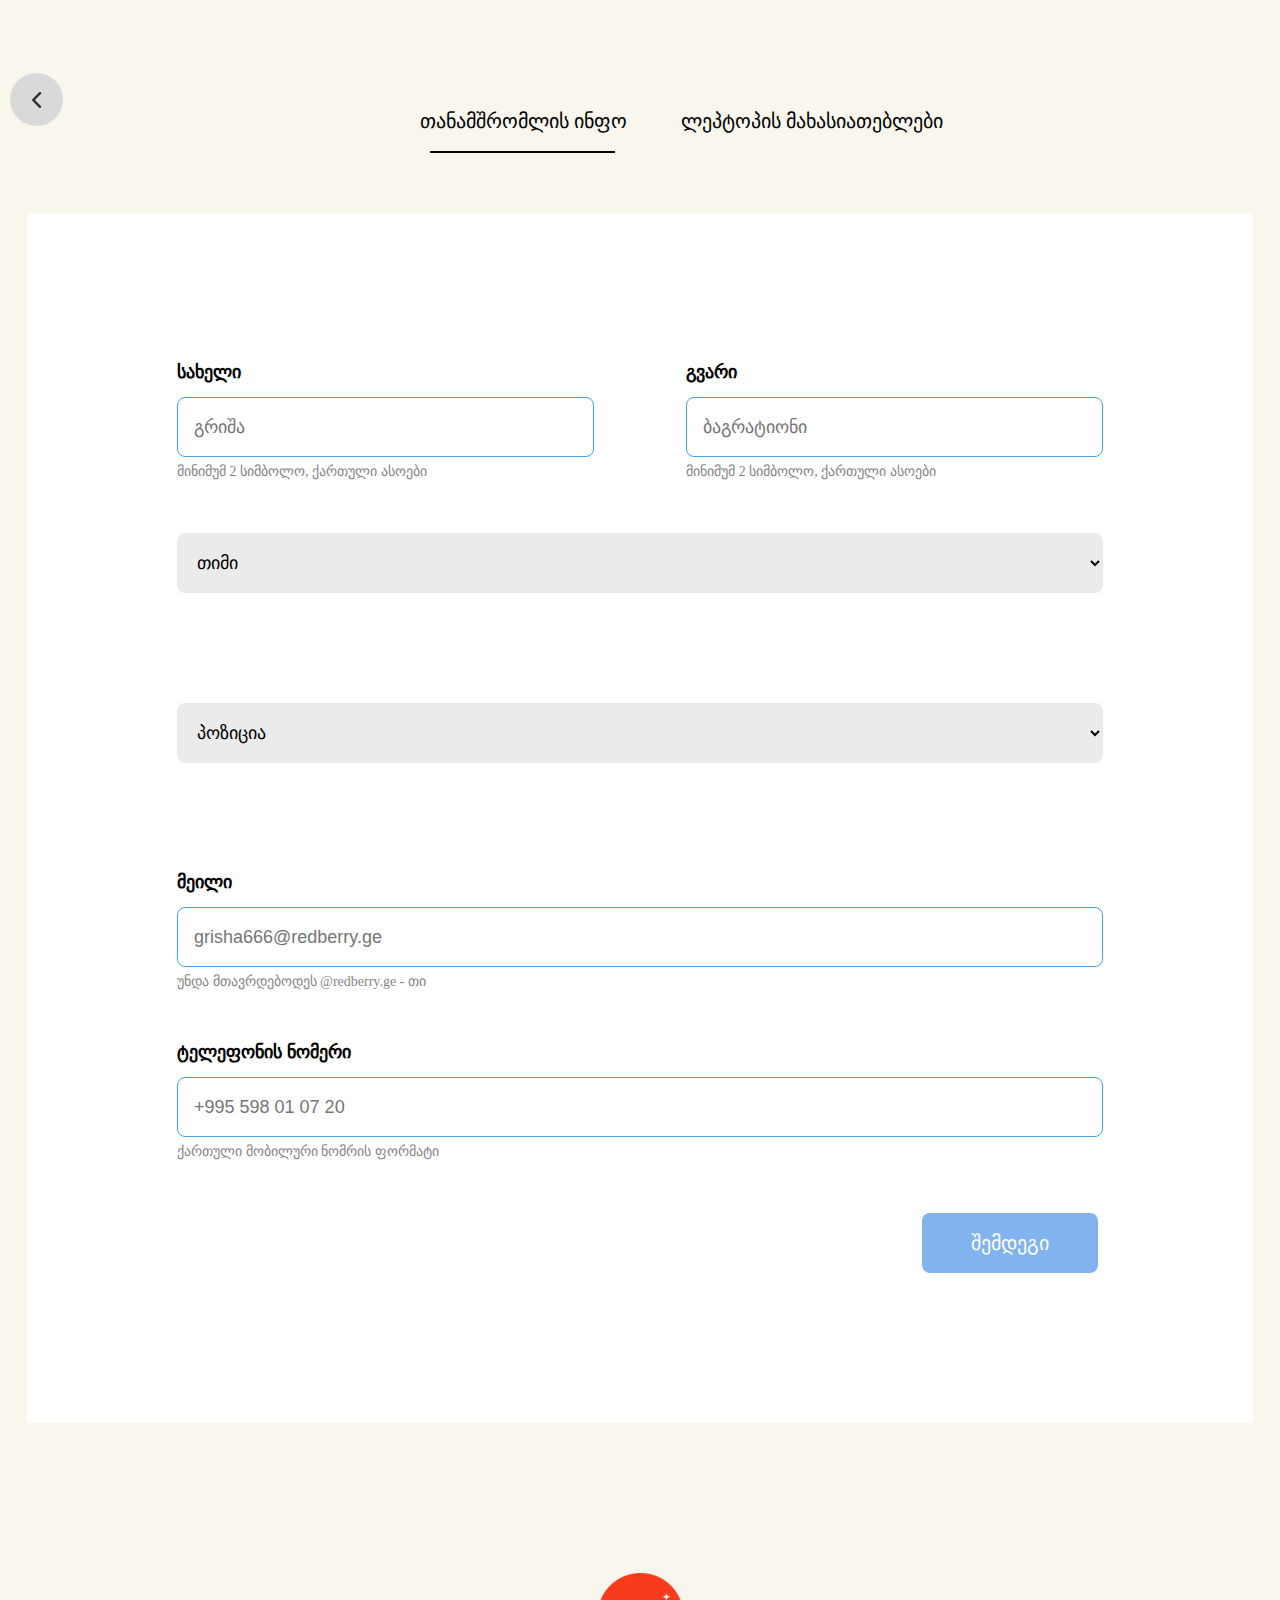
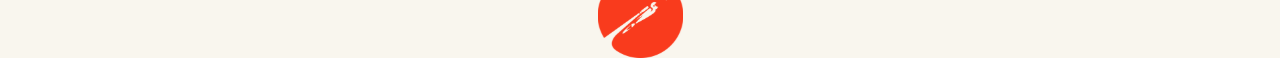
<file: employ.html>
<!DOCTYPE html>
<html lang="en">
<head>
    <meta charset="UTF-8">
    <meta http-equiv="X-UA-Compatible" content="IE=edge">
    <meta name="viewport" content="width=device-width, initial-scale=1.0">
    <link rel="stylesheet" href="css/reset.css">
    <link rel="stylesheet" href="css/stylenew.css">
    <link rel="stylesheet" href="css/responsivenew.css">
    <title>Employ Info</title>
</head>
<body class="employbody">

    <!-- HEADER -->
    <div class="flex-cont">

        <div class="back-btn" onclick="location.href='index.html';" style="cursor: pointer;">
            <img src="images/vector.svg" alt="Vector">
        </div>
    
        
        <div class="pagenames-box">
            <p class="infop">თანამშრომლის ინფო</p>
            <small class="employpgnum">1/2</small>
            <div class="infop-line"></div>
            <p class="laptopreq">ლეპტოპის მახასიათებლები</p>
            
        </div>


    </div>

    <!-- EMPLY FORM -->

    <form class="employform"  action="">

        <div class="namesbox">
            <div class="formcolumn">
                <label for="fname">სახელი</label>
                <input type="text" id="fname" name="firstname" placeholder="გრიშა">
                <p>მინიმუმ 2 სიმბოლო, ქართული ასოები</p><br><br>
            </div>

            <div class="formcolumn lastname">
                <label for="lname">გვარი</label>
                <input type="text" id="lname" name="lastname"  placeholder="ბაგრატიონი">
                <p id="error-msg2">მინიმუმ 2 სიმბოლო, ქართული ასოები</p><br><br>
            </div>

        </div>
        
        <div class="formcolumn">
            <select name="team" id="team">
                <option value="">თიმი</option>
            </select>
            <p></p>
        </div>

        <div class="formcolumn">
            <select name="position" id="position">
                <option value="">პოზიცია</option>
            </select>
            <p></p>
        </div>

        <div class="formcolumn">
            <label for="email">მეილი</label>
            <input type="text" id="email" name="email" placeholder="grisha666@redberry.ge">
            <p>უნდა მთავრდებოდეს @redberry.ge - თი</p>
        </div>

        <div class="formcolumn">
            <label for="phone">ტელეფონის ნომერი</label>
            <input type="text" id="phone"name="phone" placeholder="+995 598 01 07 20">
            <p>ქართული მობილური ნომრის ფორმატი</p>
        </div>

        <button type="submit" class="defaultnextpgbtn"></button>

        <div class="nextpg-btn" onclick="defaultNextPgActive()" style="cursor: pointer;" >
            <p>შემდეგი</p>
        </div>


    </form>

    <img src="images/logo102.svg" alt="Logo" class="employ-logo">
    
    <script src="js/scriptnew.js"></script>
</body>
</html>
</file>
<file: css/stylenew.css>
/*Landing Page Styles */


.landing-container {
    margin: 79px auto;
    max-width: 781px;
    width: 100%;
    height: auto;
    display: flex;
    flex-direction: column;
    align-items: center;
    justify-content: center;
}

.landing-img {
    max-width: 781px;
    width: 100%;
    height: auto;
    margin: 85px  123px;
}

.low-res-img{
    display: none;
}

.btn {
    max-width: 387px;
    width: 100%;
    height: 60px;
    background-color: #62A1EB;
    color: #FFFFFF;
    border: none;
    border-radius: 8px;
    margin-bottom: 26px;
    font-size: 20px;
    opacity: 0.6;
    transition: 0.3s;
    font-family: 'Helvetica Neue';
    font-style: normal;
}

.btn:hover {
    opacity: 2;
}

/* EMPLOY STYLES */

/* header styles */

body {
    display: flex;
    flex-direction: column;
    justify-content: center;
    align-items: center;
    background-color: #F9F6EE;
    min-height: auto;
}

.flex-cont {
    display: flex;
    flex-direction: row;
    justify-content: space-between;
    max-width: 1779px;
    width: 100%;
    height: 93px;
    margin: 20px auto 100px auto;
}

.back-btn {
    display: flex;
    justify-content: center;
    align-items: center;
    margin-left: 10px;
    margin-top: 53px;
    background-color: #D9D9D9;
    width: 53px;
    height: 53px;
    border: none;
    border-radius: 50%;
}

.pagenames-box {
    margin: 91px auto;
    max-width: 578px;
    width: 100%;
    height: 24px;
    display: flex;
    flex-direction: row;
    justify-content: space-around;
}

.infop, .laptopreq {
    font-size: 20px;
    position: relative;
    margin-left: 20px;
    font-family: 'Helvetica Neue';
    font-style: normal;
}

.infop-line, .laptopreq-line{
    content: "";
    display: block;
    background-color: #000000;
    height: 2px;
    position: absolute;
    margin-top: 40px;
}

.infop-line {
    margin-right: 298px;
    width: 185px;
}

.laptopreq-line {
    margin-left: 283px;
    width: 230px;
}

.employpgnum{
    display: none;
}

/* form styles */

.employform, .laptopForm {
    display: flex;
    flex-wrap: wrap;
    justify-content: center;
    align-items: center;
    max-width: 1226px;
    width: 100%;
    height: auto;
    margin-bottom: 150px;
    padding: 150px;
    background-color: #FFFFFF;
}

.namesbox {
    display: flex;
    justify-content: stretch;
    width: 100%;
    height: auto;
}

.formcolumn {
    display: flex;
    justify-content: flex-start;
    flex-direction: column;
    width: 100%;
    height: 170px;
}


#fname, #lname {
    width: 100%;
}
.lastname{
    margin-left: 10%;
}
.formcolumn input:focus{
    outline-color: #2B4BF2;
}

.formcolumn input {
    border-style: solid;
    border-color: #42A5F5;
    border-width: 1.8px;
    border-radius: 8px;
    padding-left: 16px;
    font-size: 18px;
    height: 60px;
    margin-top: 8px;
    margin-bottom: 8px;
}


.formcolumn select {
    width: 100%;
    height: 60px;
    border: none;
    border-radius: 8px;
    background-color: #EBEBEB;
    font-size: 18px;
    padding-left: 16px;
}

.formcolumn select:focus {
    border: 2px solid #2B4BF2;
    outline: none;
}

.formcolumn label{
    font-size: 18px;
    font-weight: 700;
    margin-bottom: 8px;
    font-family: 'Helvetica Neue';
    font-style: normal;
}

.error {
    color: #E52F2F;
    border-color: #E52F2F;
}
.error input {
    border: 2px solid #E52F2F;
    color: #E52F2F;
}

.error select {
    border: 2px solid #E52F2F;
}

.success {
    color: green;
}
.success input {
    border: 2px solid green;
    color: green;
}

.success select {
    border: 2px solid green;
}


.formcolumn p {
    opacity: 0.5;
    font-size: 14px;
}

.nextpg-btn {
    width: 176px;
    height: 60px;
    display: flex;
    justify-content: center;
    align-items: center;
    background-color: #62A1EB;
    border: none;
    color: #FFFFFF;
    border-radius: 8px;
    font-size: 20px;
    margin-left: 80%;
    opacity: 0.8;
}

.nextpg-btn:hover {
    opacity: 2;
}

.defaultnextpgbtn {
    display: none;
}

/* LAPTOP REQ STYLES */


/* IMAGE UPLOAD STYLES */
.imguplfile {
    display: flex;
    justify-content: center;
    align-items: center;
    max-width: 1226px;
    width: 100%;
    height: auto;
    margin-top: 100px;
    background-color: #FFFFFF;
}

.iupload-container {
    position: relative;
    margin: 68px auto;
    max-width: 878px;
    width: 100%;
    height: 423px;
    display: flex;
    justify-content: space-between;
    align-items: center;
    background-color: #F6F6F6;
    border: 2px dashed #1976D2;
    border-radius: 18px;
    overflow: hidden;
}
.error .iupload-container{
    background-color: #FFF1F1;
}
.error {
    color: #E52F2F;
    border-color: #E52F2F;
}
.error p {
    color: #E52F2F;
}
.success {
    border-color: green;
}
.error .uploadimg-p{
    color: #E52F2F;
}
.content {
    display: flex;
    flex-direction: column;
    align-items: center;
    justify-content: center;
    margin: 107px auto;
}

.upload-image {
    position: absolute;
    width: 100%;
    height: 100%;
    display: flex;
    justify-content: center;
    align-items: center;
    border: none;
}
.nobtn {
    display: none;
}

.upload-image img {
    width: 100%;
    height: 100%;
    object-fit: cover;
}

.img-hidden {
    visibility: hidden;
}


.cancel-btn {
    font-size: 25px;
    cursor: pointer;
    color: #62A1EB;
    display: none;
}


.cancel-btn.active {
    display: block;
    position: absolute;
    margin-bottom: 380px;
    margin-left: 845px;
}

.cancel-btn:hover {
    color: #CD5C5C;
}


.image-text {
    width: 195px;
    height: 76px;
    color: #1976D2;
    font-size: 20px;
    text-align: center;
    margin-bottom: 50px;
}

.fa {
    visibility: hidden;
}

.upload-btnp-media {
    display: none;
}



#custom-btn {
    width: 233px;
    height: 60px;
    background-color: #62A1EB;
    border: none;
    border-radius: 8px;
    outline: none;
    color: #FFFFFF;
    font-size: 20px;
    cursor: pointer;
    position: absolute;
    margin-top: 100px;
}


/* LAPTOP REQUIREMENTS */

.formcolumn #cpu,
.formcolumn #cpucores,
.formcolumn #cputhreads {
    width: 100%;
}

.cpubox {
    width: 100%;
    display: flex;
    justify-content: space-between;
    flex-direction: row;
}
#brand {
    margin-top: 35px;
}
.brand{
    margin-left: 10%;
}
.cpu {
    margin-left: 10%;
}
#cpu {
    margin-top: 30px;
}
.formcolumn #ram {
    width: 100%;
}

.ramandmemory {
    display: flex;
    flex-direction: row;
    justify-content: space-between;
    width: 100%;
}

.ramandmemory h6 {
    margin-left: 137px;
}

.formcolumn h6 {
    font-size: 18px;
    font-weight: bold;
    margin-bottom: 30px;
}

.radio {
    display: flex;
    flex-direction: row;
    justify-content: center;
}
.price{
    margin-left: 10%;
}

.radio #ssd,
.radio #hdd,
.radio #new,
.radio #used {
    height: 20px;
    width: 20%;
}

.state {
    width: 60%;
    display: flex;
    justify-content: flex-start;
}

.saveBtn {
    width: 200px;
    height: 60px;
    display: flex;
    justify-content: center;
    align-items: center;
    background-color: #62A1EB;
    border: none;
    color: #FFFFFF;
    border-radius: 8px;
    font-size: 20px;
    margin-left: 78%;
    opacity: 0.8;
}
.saveBtn:hover {
    opacity: 2;
}
.defaultSavebtn {
    display: none;
}

.error h6 {
    color: #E52F2F;
}
.backp{
    color: #62A1EB;
    font-size: 18px;
}
.save-backp{
    display: flex;
    justify-content: space-between;
    align-items: center;
    width: 100%;
}

/* INFO ADDED STYLES */

.infoaddedbody{
    display: flex;
    justify-content: center;
    align-items: center;
    width: 100%;
    min-height: 1205px;
    background-color: #4A4A4A;
}

.infoadded{
    display: flex;
    flex-direction: column;
    justify-content: center;
    align-items: center;
    max-width: 847px;
    width: 100%;
    height: auto;
    background-color: #FFFFFF;
    padding-top: 30px;
    padding-bottom: 30px;
}

.infoaddedp {
    font-size: 25px;
    font-weight: 600;
}

.mainpg{
    color: #0089A7;
    font-size: 20px;
}

.listpgp {
    max-width: 297px;
    width: 100%;
    height: 60px;
    display: flex;
    justify-content: center;
    align-items: center;
    background-color: #62A1EB;
    color: #FFFFFF;
    font-size: 20px;
    border: none;
    border-radius: 8px;
    margin-top: 79px;
    margin-bottom: 28px;
    opacity: 0.7;
}

.listpgp:hover{
    opacity: 1;
}


/* LAPTOPS LIST */

.laptopslistbody {
    display: flex;
    justify-content: center;
    align-items: center;
    height: auto;
    flex-direction: column;
    padding-top: 80px;
    padding-bottom: 80px;
}

.listheader {
    max-width: 1850px;
    width: 100%;
    height: auto;
    display: flex;
    justify-content: space-between;
    align-items: center;
    margin-bottom: 100px;
}

.laptopslisttitle {
    font-size: 34px;
    font-weight: 600;
    margin: 0 auto;
}

.laptopslistbox {
    display: flex;
    flex-wrap: wrap;
    justify-content: center;
    align-items: center;
    max-width: 1176px;
    width: 100%;
    height: auto;
    background-color: #2B4BF2;
}
.infocontainers{
    max-width: 179px;
    width: 100%;
    height: 122px;
    display: flex;
    flex-direction: column;
    justify-content: center;
    align-items: center;
    row-gap: 20px;
}
.infocontainers h5,
.infocontainers p {
    font-size: 18px;
}


.infocontainers a {
    color: #1976D2;
    font-size: 16px;
}

.laptopsContainers{
    display: flex;
    flex-direction: row;
    justify-content: center;
    align-items: center;
    padding: 15px;
    max-width: 563px;
    width: 100%;
    height: 205px;
}
</file>
<file: css/responsivenew.css>
@media (max-width : 390px){

    /* Landing page responsive design*/

    .landing-img {
        display: none;
    }

    .low-res-img{
        margin: 117px 122px;
        display: block;
    }

    .landing-container {
        margin: 67px auto;
        width: 358px;
        height: 742px;
        display: flex;
        flex-direction: column;
        align-items: center;
        justify-content: center;
    }

    .btn {
        max-width: 328px;
        width: 100%;
        height: 60px;
    }



     /* HEADER RESPONSIVE */ /*   EMPLOYINFO RESPONSIVE DESIGN */
     .employform{
        padding: 20px;
        margin: auto;
    }
    .laptopreq {
        display: none;
    }

    .infop-line{
        display: none;
    }

    .employpgnum{
        display: block;
        color: #898989;
        font-size: 14px;
        margin-top: 5px;
    }
    .pagenames-box{
        display: flex;
        flex-direction: column;
        align-items: center;
        margin-right: 50px;
    }
    .back-btn{
        background-color: #F9F6EE;
        margin: auto;
        margin-bottom: 30px;
    }
    .flex-cont{
        justify-content: center;
        align-items: center;
        margin-bottom: 20px;
    }

    .namesbox{
        flex-direction: column;
        width: 358px;
    }
    .lastname{
        margin: auto;
    }
    .formcolumn {
        width: auto;
    }
    .formcolumn input,
    .formcolumn select,
    #lname {
        width: 358px;
    }
    .employ-logo{
        display: none;
    }
    .employbody{
        height: auto;
    }
    .nextpg-btn p{
        font-size: 16px;
    }
    .nextpg-btn{
        width: 132px;
    }

     /* LAPTOP REQ RESPONSIVE */

     .laptopreq-line{
        display: none;
    }
    .divide-line{
        display: none;
    }
    .cpubox{
        flex-direction: column;
    }
    .laptopForm{
        padding: 20px;
    }
    
    .formcolumn #cpu,
    .formcolumn #cpucores,
    .formcolumn #cputhreads {
        width: 358px;
    }
    .cpu{
        margin: auto;
    }
    .ramandmemory{
        flex-direction: column;
    }
    .radio #ssd,
    .radio #hdd,
    .radio #new,
    .radio #used {
        height: 20px;
        width: 100%;
    }
    .radio {
        margin-right: 200px;
    }
    .ramandmemory h6{
        margin-left: 1px;
    }
    .save-backp{
        width: 358px;
    }
    .saveBtn{
        width: 133px;
        margin-left: 20px;
        font-size: 16px;
    }
    .laptopForm{
        margin: auto;
    }
    .brand, .price{
        margin: auto;
    }


}
</file>
